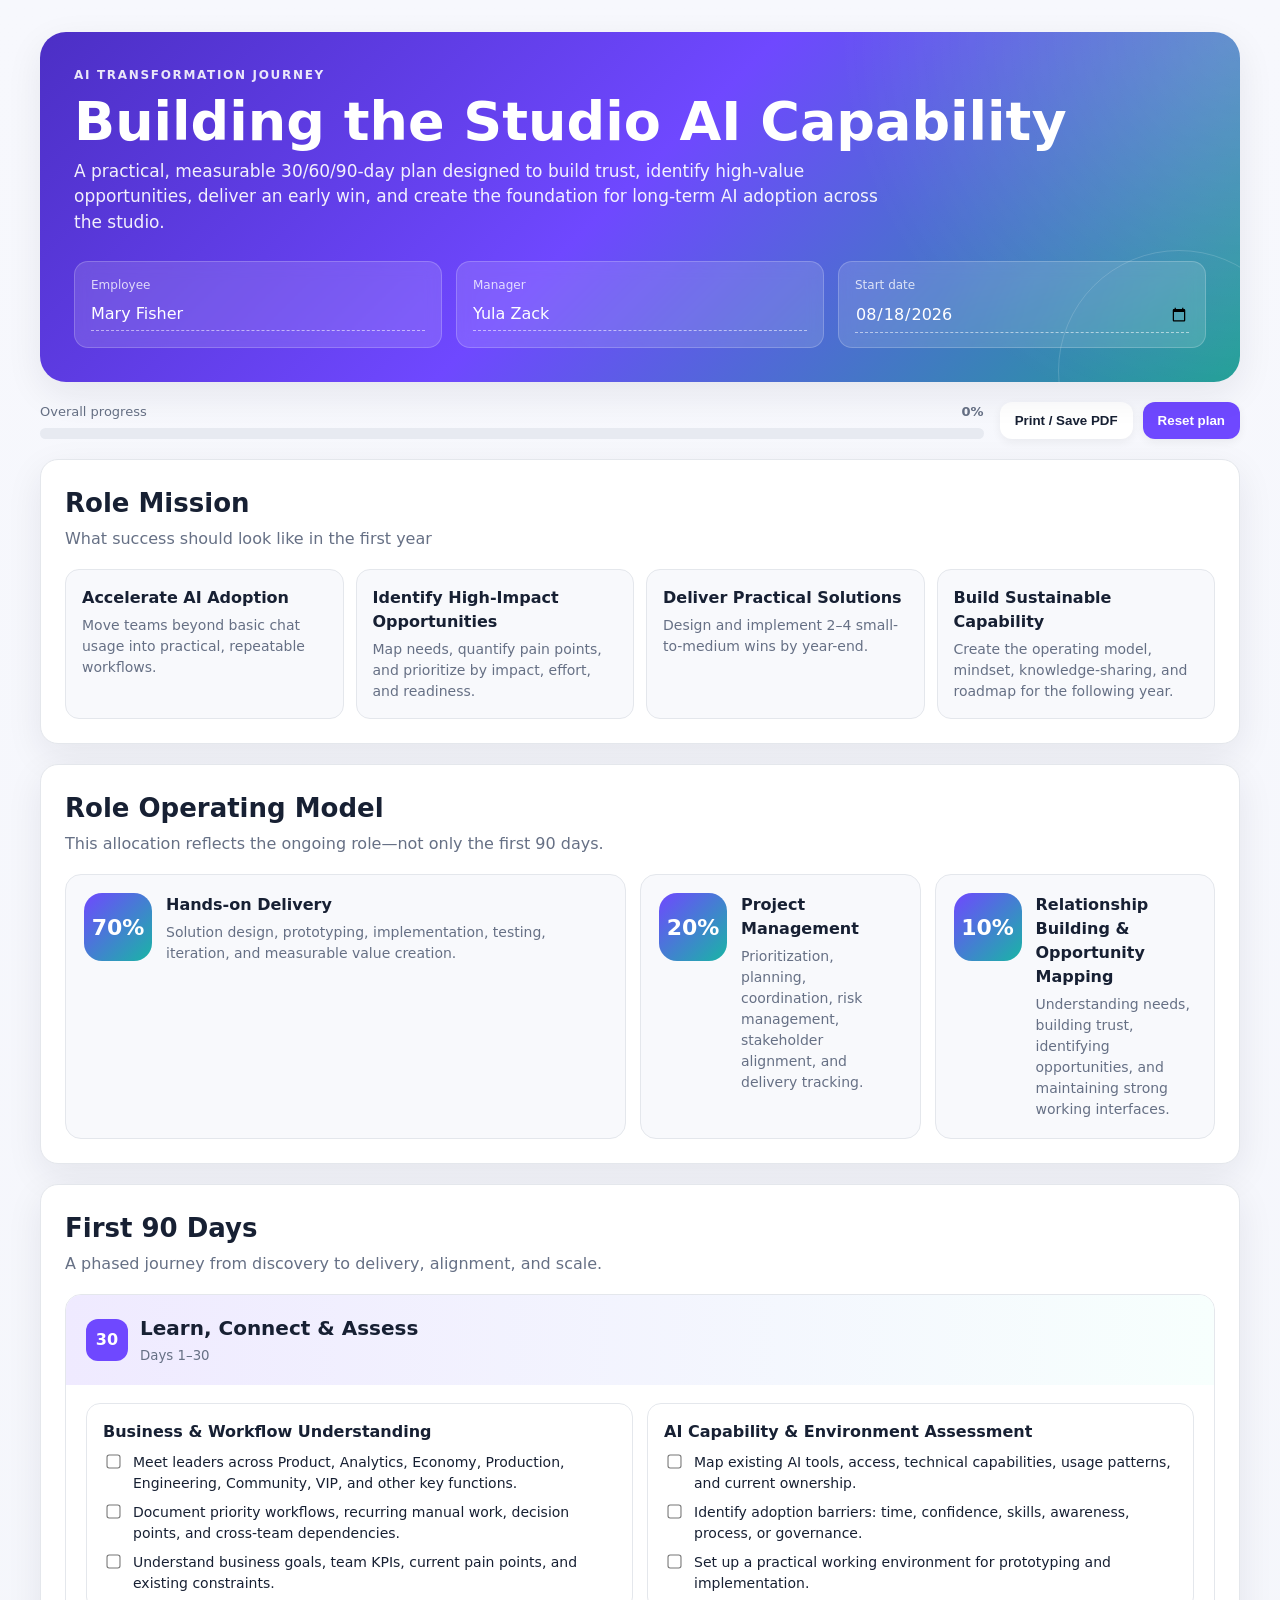
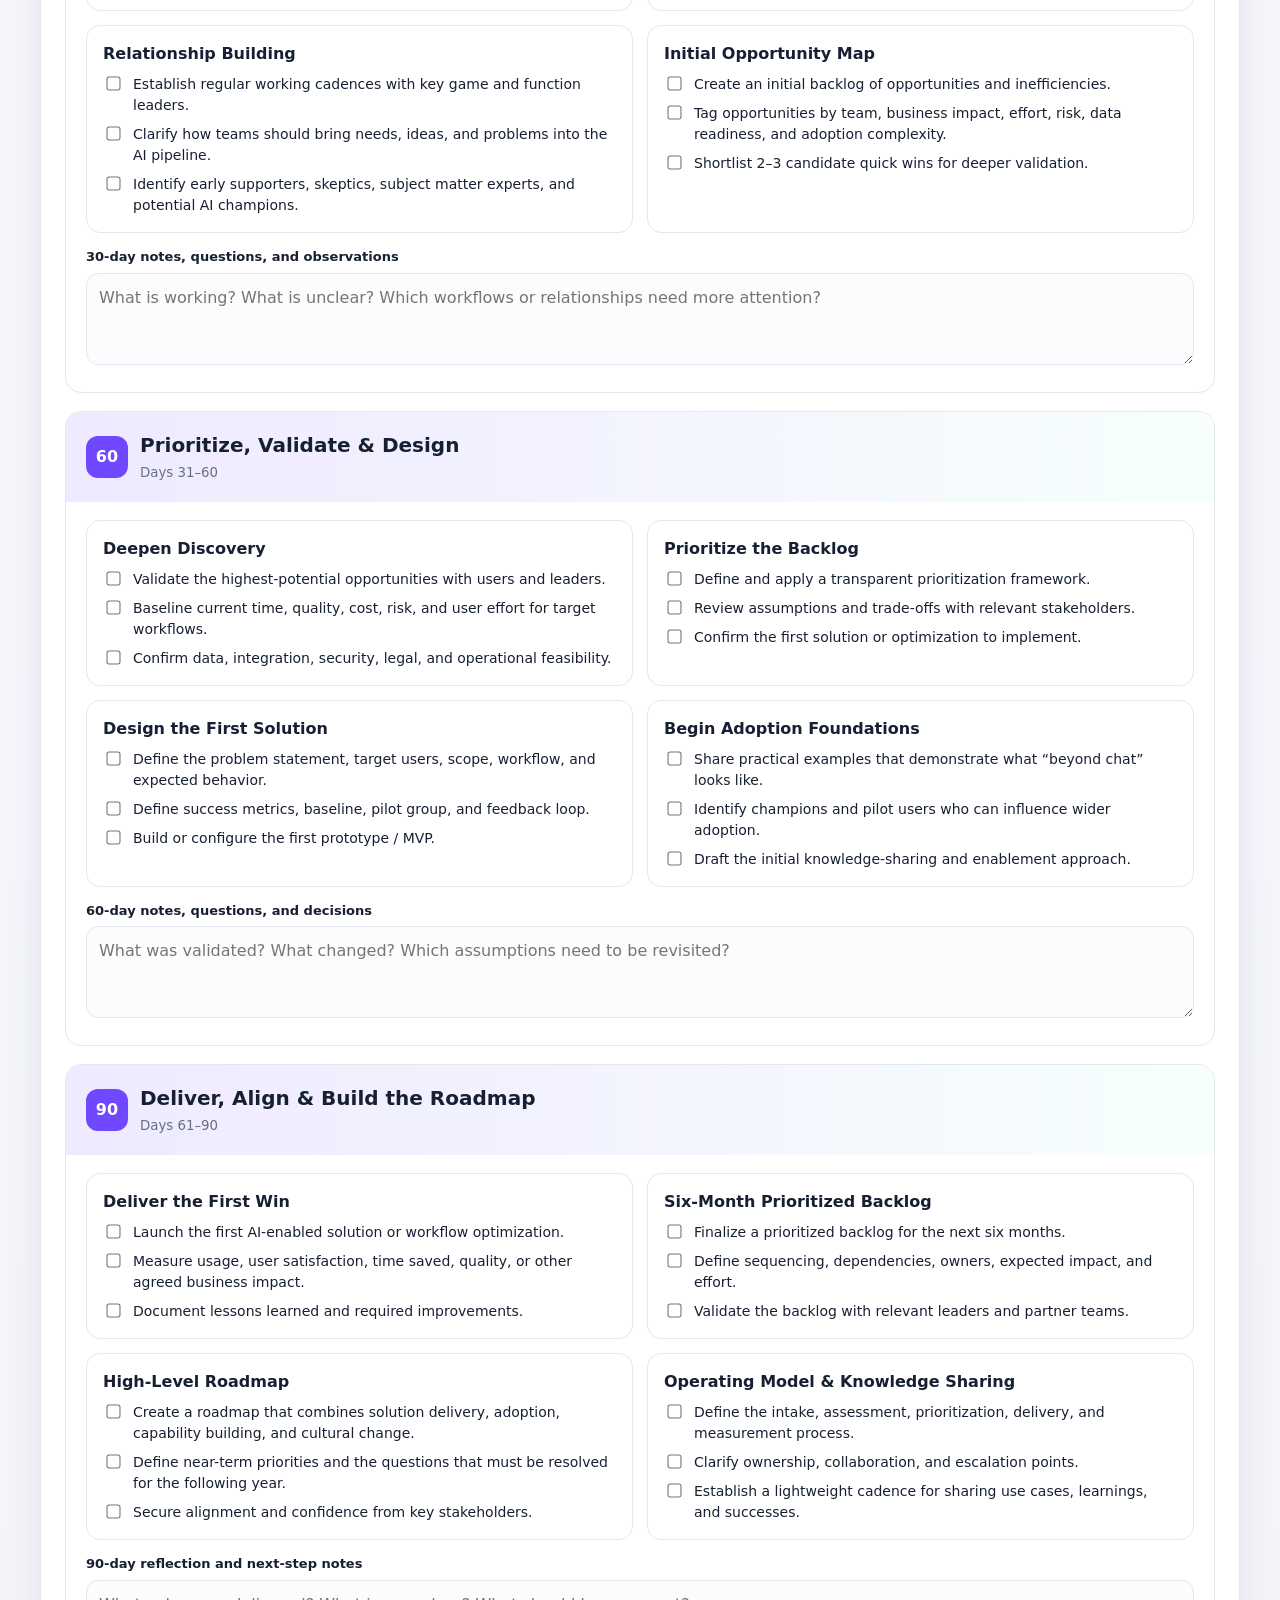
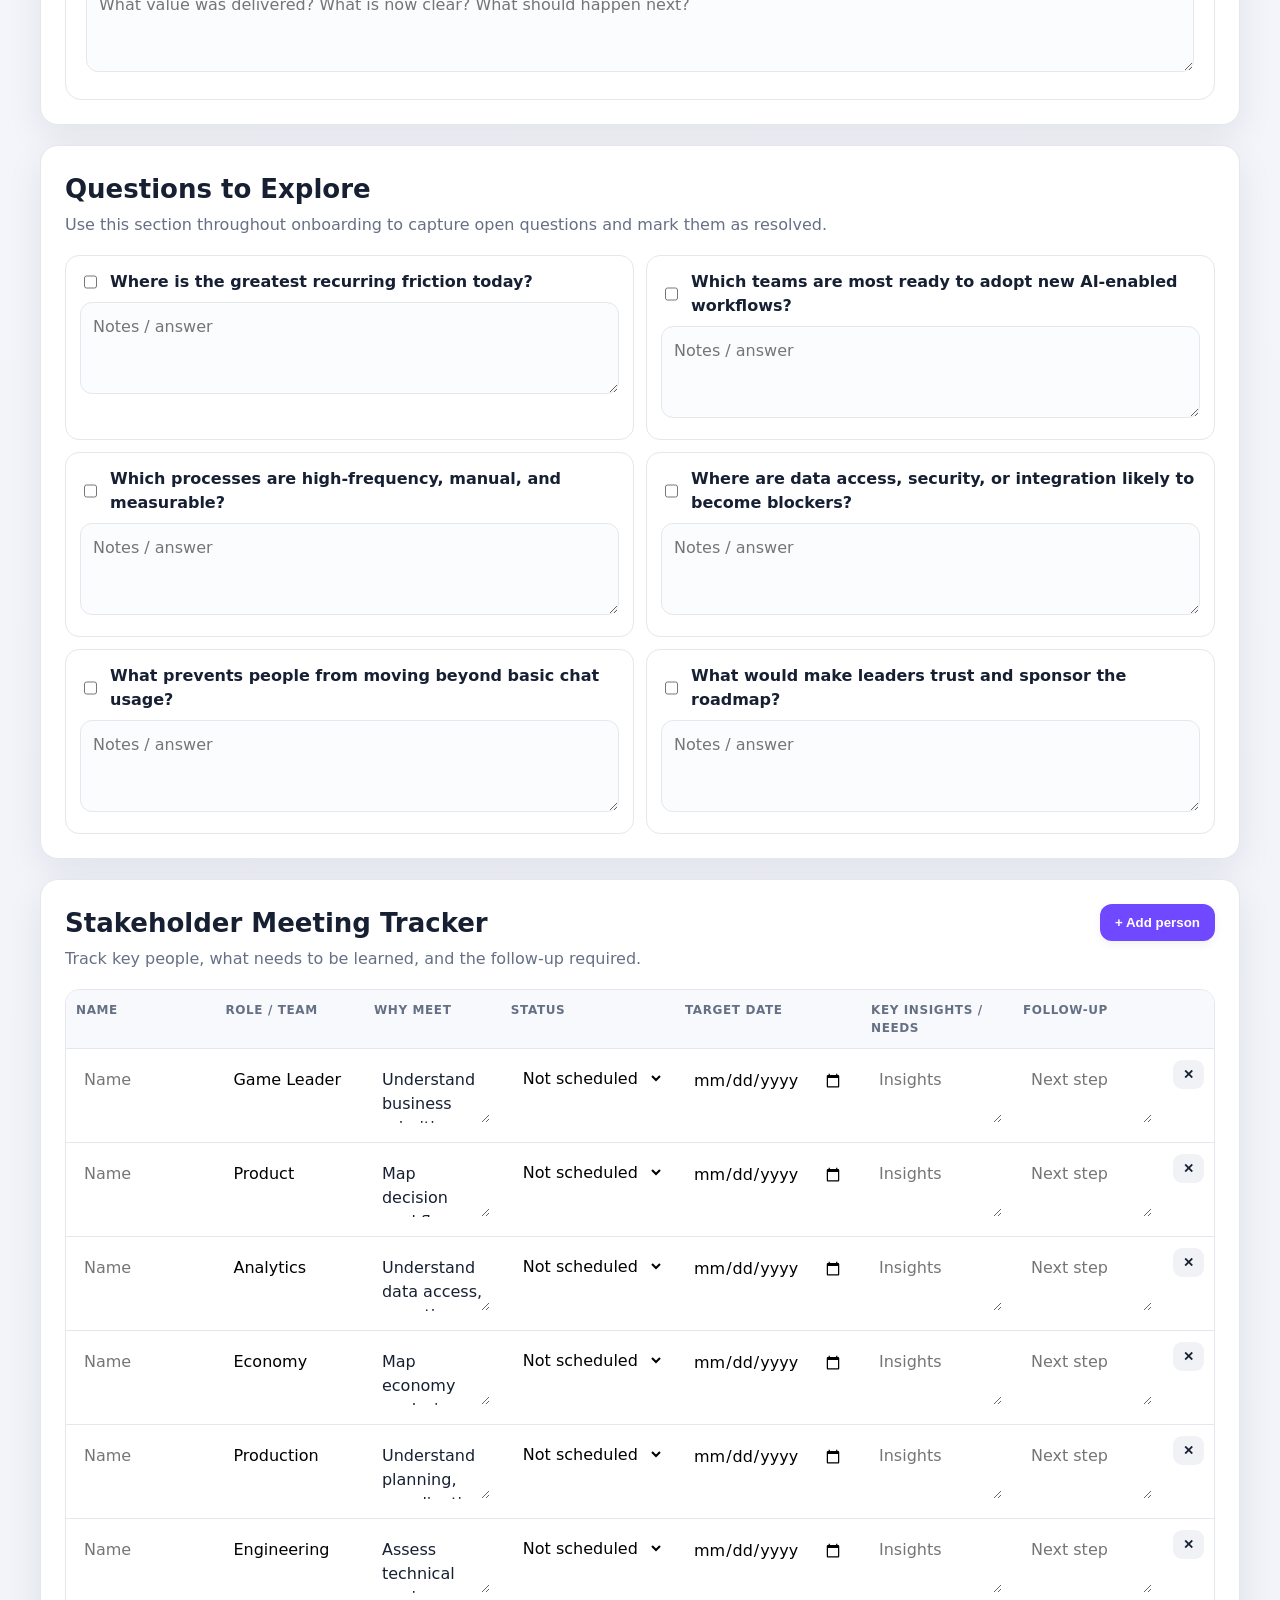
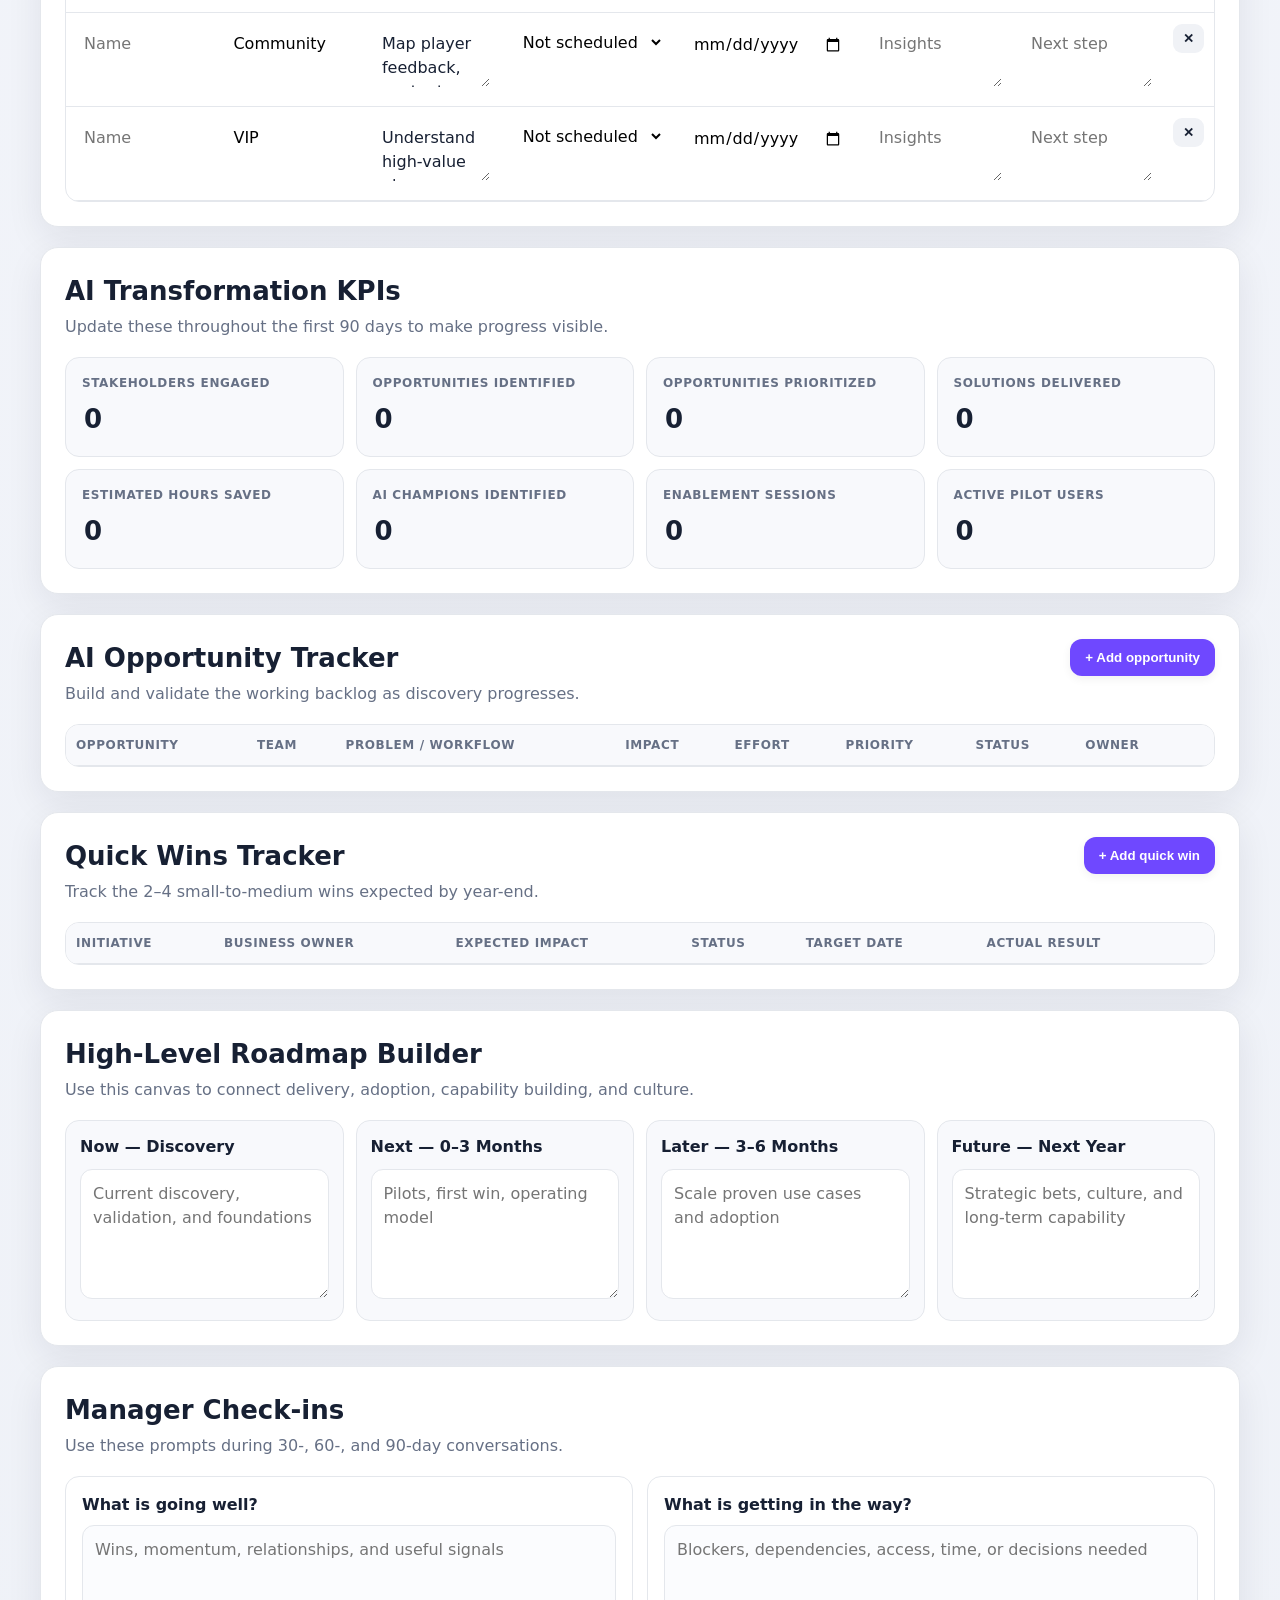
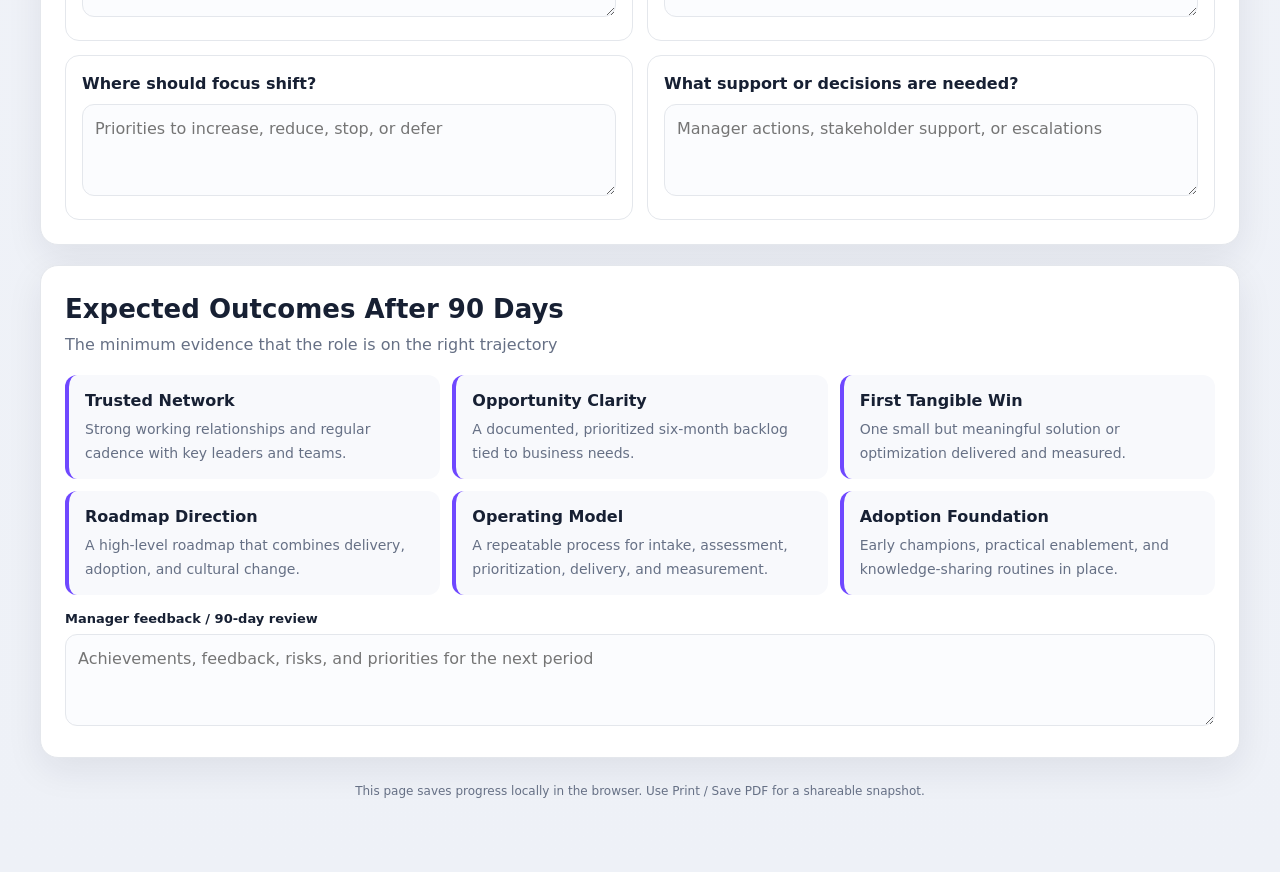
<file: ai_transformation_90_day_plan(2).html>
<!DOCTYPE html>
<html lang="en">
<head>
  <meta charset="UTF-8" />
  <meta name="viewport" content="width=device-width, initial-scale=1.0" />
  <title>Building the Studio AI Capability — First 90 Days</title>
  <style>
    :root {
      --bg: #f5f7fb;
      --surface: #ffffff;
      --surface-2: #f8f9fc;
      --text: #172033;
      --muted: #667085;
      --border: #e4e7ec;
      --accent: #6f48ff;
      --accent-2: #19b5a5;
      --accent-soft: #efeaff;
      --warning: #f4b740;
      --success: #12a66a;
      --shadow: 0 12px 36px rgba(21, 31, 55, 0.08);
      --radius: 18px;
    }

    * { box-sizing: border-box; }
    body {
      margin: 0;
      font-family: Inter, ui-sans-serif, system-ui, -apple-system, BlinkMacSystemFont, "Segoe UI", sans-serif;
      background: linear-gradient(180deg, #f7f8fd 0%, #eef1f7 100%);
      color: var(--text);
      line-height: 1.5;
    }

    .shell { max-width: 1240px; margin: 0 auto; padding: 32px 20px 72px; }

    .hero {
      background: radial-gradient(circle at top right, rgba(255,255,255,.18), transparent 32%),
                  linear-gradient(135deg, #4c2fc5 0%, #6f48ff 48%, #1f9f95 100%);
      color: #fff;
      border-radius: 26px;
      padding: 34px;
      box-shadow: var(--shadow);
      position: relative;
      overflow: hidden;
    }
    .hero::after {
      content: "";
      position: absolute;
      width: 240px;
      height: 240px;
      border: 1px solid rgba(255,255,255,.16);
      border-radius: 50%;
      right: -60px;
      bottom: -110px;
    }
    .eyebrow { text-transform: uppercase; letter-spacing: .14em; font-size: 12px; font-weight: 700; opacity: .88; }
    h1 { margin: 10px 0 8px; font-size: clamp(30px, 5vw, 54px); line-height: 1.05; }
    .hero p { margin: 0; max-width: 820px; font-size: 17px; opacity: .92; }

    .meta-grid {
      display: grid;
      grid-template-columns: repeat(3, minmax(0, 1fr));
      gap: 14px;
      margin-top: 26px;
    }
    .meta-card {
      background: rgba(255,255,255,.13);
      border: 1px solid rgba(255,255,255,.2);
      border-radius: 14px;
      padding: 14px 16px;
      backdrop-filter: blur(8px);
    }
    .meta-card span { display: block; font-size: 12px; opacity: .78; margin-bottom: 4px; }
    .meta-card input {
      width: 100%; border: 0; border-bottom: 1px dashed rgba(255,255,255,.55); background: transparent; color: white;
      font: inherit; padding: 4px 0; outline: none;
    }
    .meta-card input::placeholder { color: rgba(255,255,255,.75); }

    .topbar {
      margin: 20px 0;
      display: flex;
      justify-content: space-between;
      align-items: center;
      gap: 16px;
      flex-wrap: wrap;
    }
    .progress-wrap { flex: 1; min-width: 260px; }
    .progress-label { display: flex; justify-content: space-between; font-size: 13px; color: var(--muted); margin-bottom: 6px; }
    .progress { height: 11px; background: #e7eaf1; border-radius: 999px; overflow: hidden; }
    .progress > div { height: 100%; width: 0%; background: linear-gradient(90deg, var(--accent), var(--accent-2)); transition: width .25s ease; }
    .actions { display: flex; gap: 10px; }
    button {
      border: 0; border-radius: 12px; padding: 11px 15px; font-weight: 700; cursor: pointer;
      background: var(--surface); color: var(--text); box-shadow: 0 3px 10px rgba(0,0,0,.06);
    }
    button.primary { background: var(--accent); color: #fff; }
    button:hover { transform: translateY(-1px); }

    .section { background: var(--surface); border: 1px solid var(--border); border-radius: var(--radius); padding: 24px; margin-top: 20px; box-shadow: var(--shadow); }
    .section-header { display: flex; justify-content: space-between; align-items: flex-start; gap: 16px; margin-bottom: 18px; }
    .section h2 { margin: 0; font-size: 26px; }
    .section .subtitle { margin: 4px 0 0; color: var(--muted); }

    .pillars { display: grid; grid-template-columns: repeat(4, minmax(0, 1fr)); gap: 12px; }
    .pillar {
      background: var(--surface-2); border: 1px solid var(--border); border-radius: 14px; padding: 16px;
    }
    .pillar strong { display: block; margin-bottom: 5px; }
    .pillar p { margin: 0; color: var(--muted); font-size: 14px; }

    .timeline { display: grid; gap: 18px; }
    .phase { border: 1px solid var(--border); border-radius: 16px; overflow: hidden; background: #fff; }
    .phase-head {
      padding: 18px 20px;
      display: flex;
      justify-content: space-between;
      gap: 12px;
      align-items: center;
      background: linear-gradient(90deg, var(--accent-soft), #f7fffd);
    }
    .phase-title { display: flex; align-items: center; gap: 12px; }
    .phase-num {
      width: 42px; height: 42px; border-radius: 12px; background: var(--accent); color: #fff;
      display: grid; place-items: center; font-weight: 800;
    }
    .phase h3 { margin: 0; font-size: 20px; }
    .phase small { color: var(--muted); }
    .phase-body { padding: 18px 20px 20px; }

    .cards { display: grid; grid-template-columns: repeat(2, minmax(0, 1fr)); gap: 14px; }
    .card { border: 1px solid var(--border); border-radius: 14px; padding: 16px; background: #fff; }
    .card h4 { margin: 0 0 8px; font-size: 16px; }
    .checklist { display: grid; gap: 8px; }
    label.task { display: flex; gap: 10px; align-items: flex-start; cursor: pointer; font-size: 14px; }
    label.task input { margin-top: 3px; accent-color: var(--accent); transform: scale(1.08); }
    label.task span { flex: 1; }
    label.task input:checked + span { color: var(--muted); text-decoration: line-through; }

    .note-block { margin-top: 14px; }
    .note-block label { display: block; font-weight: 700; font-size: 13px; margin-bottom: 6px; }
    textarea, .editable {
      width: 100%; min-height: 92px; resize: vertical; border: 1px solid var(--border); border-radius: 12px;
      padding: 12px; font: inherit; background: #fbfcfe; color: var(--text); outline: none;
    }
    textarea:focus, input:focus, select:focus { border-color: var(--accent); box-shadow: 0 0 0 3px rgba(111,72,255,.12); }

    .questions { display: grid; grid-template-columns: repeat(2, minmax(0,1fr)); gap: 12px; }
    .question { border: 1px solid var(--border); border-radius: 14px; padding: 14px; background: #fff; }
    .question .q-title { display: flex; gap: 10px; font-weight: 700; margin-bottom: 8px; }
    .question input[type="checkbox"] { accent-color: var(--accent-2); }

    .table-wrap { overflow-x: auto; border: 1px solid var(--border); border-radius: 14px; }
    table { width: 100%; border-collapse: collapse; min-width: 980px; }
    th, td { padding: 11px 10px; border-bottom: 1px solid var(--border); vertical-align: top; text-align: left; }
    th { background: var(--surface-2); font-size: 12px; text-transform: uppercase; letter-spacing: .05em; color: var(--muted); }
    td input, td select, td textarea {
      width: 100%; border: 1px solid transparent; border-radius: 8px; padding: 7px; background: transparent; font: inherit; min-height: auto;
    }
    td textarea { min-height: 54px; resize: vertical; }
    td input:focus, td select:focus, td textarea:focus { background: #fff; border-color: var(--accent); }
    .status { min-width: 130px; }
    .row-actions { display: flex; gap: 6px; }
    .icon-btn { padding: 7px 10px; border-radius: 9px; box-shadow: none; background: #f0f2f6; }

    .outcomes { display: grid; grid-template-columns: repeat(3, minmax(0,1fr)); gap: 12px; }
    .outcome { border-left: 4px solid var(--accent); padding: 14px 16px; background: var(--surface-2); border-radius: 12px; }
    .outcome strong { display: block; margin-bottom: 4px; }
    .outcome span { color: var(--muted); font-size: 14px; }


    .allocation-grid { display:grid; grid-template-columns: 2fr 1fr 1fr; gap:14px; }
    .allocation-card { display:flex; gap:14px; align-items:flex-start; border:1px solid var(--border); background:var(--surface-2); border-radius:16px; padding:18px; }
    .allocation-value { min-width:68px; height:68px; display:grid; place-items:center; border-radius:18px; background:linear-gradient(135deg,var(--accent),var(--accent-2)); color:#fff; font-weight:800; font-size:22px; }
    .allocation-card strong { display:block; margin-bottom:5px; }
    .allocation-card p { margin:0; color:var(--muted); font-size:14px; }
    .mini-grid { display:grid; grid-template-columns:repeat(4,minmax(0,1fr)); gap:12px; }
    .metric { border:1px solid var(--border); border-radius:14px; padding:16px; background:var(--surface-2); }
    .metric label { display:block; color:var(--muted); font-size:12px; font-weight:700; text-transform:uppercase; letter-spacing:.05em; margin-bottom:7px; }
    .metric input { width:100%; border:0; background:transparent; font:inherit; font-size:26px; font-weight:800; color:var(--text); outline:none; }
    .roadmap-grid { display:grid; grid-template-columns:repeat(4,minmax(220px,1fr)); gap:12px; overflow-x:auto; }
    .roadmap-col { border:1px solid var(--border); border-radius:14px; background:var(--surface-2); padding:14px; min-height:180px; }
    .roadmap-col h4 { margin:0 0 10px; }
    .roadmap-col textarea { min-height:130px; background:white; }

    .footer { text-align: center; color: var(--muted); font-size: 12px; margin-top: 24px; }

    @media (max-width: 900px) {
      .meta-grid, .pillars, .outcomes, .mini-grid, .allocation-grid { grid-template-columns: repeat(2, minmax(0, 1fr)); }
      .cards, .questions { grid-template-columns: 1fr; }
    }
    @media (max-width: 600px) {
      .shell { padding: 12px 10px 36px; }
      .hero, .section { padding: 20px; border-radius: 18px; }
      .meta-grid, .pillars, .outcomes, .mini-grid, .allocation-grid { grid-template-columns: 1fr; }
      .phase-head { align-items: flex-start; }
      h1 { font-size: 34px; }
    }

    @media print {
      body { background: white; }
      .shell { max-width: none; padding: 0; }
      .hero, .section { box-shadow: none; break-inside: avoid; }
      .actions { display: none; }
      .table-wrap { overflow: visible; }
      table { min-width: 0; font-size: 10px; }
      textarea { border: 1px solid #bbb; }
    }
  </style>
</head>
<body>
<div class="shell">
  <header class="hero">
    <div class="eyebrow">AI Transformation Journey</div>
    <h1>Building the Studio AI Capability</h1>
    <p>A practical, measurable 30/60/90-day plan designed to build trust, identify high-value opportunities, deliver an early win, and create the foundation for long-term AI adoption across the studio.</p>
    <div class="meta-grid">
      <div class="meta-card"><span>Employee</span><input data-save="employee" value="Mary Fisher" placeholder="Name" /></div>
      <div class="meta-card"><span>Manager</span><input data-save="manager" value="Yula Zack" placeholder="Manager name" /></div>
      <div class="meta-card"><span>Start date</span><input data-save="startdate" type="date" value="2026-08-18" /></div>
    </div>
  </header>

  <div class="topbar">
    <div class="progress-wrap">
      <div class="progress-label"><span>Overall progress</span><strong id="progressText">0%</strong></div>
      <div class="progress"><div id="progressBar"></div></div>
    </div>
    <div class="actions">
      <button onclick="window.print()">Print / Save PDF</button>
      <button class="primary" onclick="resetPlan()">Reset plan</button>
    </div>
  </div>

  <section class="section">
    <div class="section-header">
      <div><h2>Role Mission</h2><p class="subtitle">What success should look like in the first year</p></div>
    </div>
    <div class="pillars">
      <div class="pillar"><strong>Accelerate AI Adoption</strong><p>Move teams beyond basic chat usage into practical, repeatable workflows.</p></div>
      <div class="pillar"><strong>Identify High-Impact Opportunities</strong><p>Map needs, quantify pain points, and prioritize by impact, effort, and readiness.</p></div>
      <div class="pillar"><strong>Deliver Practical Solutions</strong><p>Design and implement 2–4 small-to-medium wins by year-end.</p></div>
      <div class="pillar"><strong>Build Sustainable Capability</strong><p>Create the operating model, mindset, knowledge-sharing, and roadmap for the following year.</p></div>
    </div>
  </section>

  <section class="section">
    <div class="section-header">
      <div><h2>Role Operating Model</h2><p class="subtitle">This allocation reflects the ongoing role—not only the first 90 days.</p></div>
    </div>
    <div class="allocation-grid">
      <div class="allocation-card"><div class="allocation-value">70%</div><div><strong>Hands-on Delivery</strong><p>Solution design, prototyping, implementation, testing, iteration, and measurable value creation.</p></div></div>
      <div class="allocation-card"><div class="allocation-value">20%</div><div><strong>Project Management</strong><p>Prioritization, planning, coordination, risk management, stakeholder alignment, and delivery tracking.</p></div></div>
      <div class="allocation-card"><div class="allocation-value">10%</div><div><strong>Relationship Building & Opportunity Mapping</strong><p>Understanding needs, building trust, identifying opportunities, and maintaining strong working interfaces.</p></div></div>
    </div>
  </section>

  <section class="section">
    <div class="section-header">
      <div><h2>First 90 Days</h2><p class="subtitle">A phased journey from discovery to delivery, alignment, and scale.</p></div>
    </div>

    <div class="timeline">
      <article class="phase">
        <div class="phase-head">
          <div class="phase-title"><div class="phase-num">30</div><div><h3>Learn, Connect & Assess</h3><small>Days 1–30</small></div></div>
        </div>
        <div class="phase-body">
          <div class="cards">
            <div class="card">
              <h4>Business & Workflow Understanding</h4>
              <div class="checklist">
                <label class="task"><input type="checkbox" data-track><span>Meet leaders across Product, Analytics, Economy, Production, Engineering, Community, VIP, and other key functions.</span></label>
                <label class="task"><input type="checkbox" data-track><span>Document priority workflows, recurring manual work, decision points, and cross-team dependencies.</span></label>
                <label class="task"><input type="checkbox" data-track><span>Understand business goals, team KPIs, current pain points, and existing constraints.</span></label>
              </div>
            </div>
            <div class="card">
              <h4>AI Capability & Environment Assessment</h4>
              <div class="checklist">
                <label class="task"><input type="checkbox" data-track><span>Map existing AI tools, access, technical capabilities, usage patterns, and current ownership.</span></label>
                <label class="task"><input type="checkbox" data-track><span>Identify adoption barriers: time, confidence, skills, awareness, process, or governance.</span></label>
                <label class="task"><input type="checkbox" data-track><span>Set up a practical working environment for prototyping and implementation.</span></label>
              </div>
            </div>
            <div class="card">
              <h4>Relationship Building</h4>
              <div class="checklist">
                <label class="task"><input type="checkbox" data-track><span>Establish regular working cadences with key game and function leaders.</span></label>
                <label class="task"><input type="checkbox" data-track><span>Clarify how teams should bring needs, ideas, and problems into the AI pipeline.</span></label>
                <label class="task"><input type="checkbox" data-track><span>Identify early supporters, skeptics, subject matter experts, and potential AI champions.</span></label>
              </div>
            </div>
            <div class="card">
              <h4>Initial Opportunity Map</h4>
              <div class="checklist">
                <label class="task"><input type="checkbox" data-track><span>Create an initial backlog of opportunities and inefficiencies.</span></label>
                <label class="task"><input type="checkbox" data-track><span>Tag opportunities by team, business impact, effort, risk, data readiness, and adoption complexity.</span></label>
                <label class="task"><input type="checkbox" data-track><span>Shortlist 2–3 candidate quick wins for deeper validation.</span></label>
              </div>
            </div>
          </div>
          <div class="note-block"><label>30-day notes, questions, and observations</label><textarea data-save="notes30" placeholder="What is working? What is unclear? Which workflows or relationships need more attention?"></textarea></div>
        </div>
      </article>

      <article class="phase">
        <div class="phase-head">
          <div class="phase-title"><div class="phase-num">60</div><div><h3>Prioritize, Validate & Design</h3><small>Days 31–60</small></div></div>
        </div>
        <div class="phase-body">
          <div class="cards">
            <div class="card"><h4>Deepen Discovery</h4><div class="checklist">
              <label class="task"><input type="checkbox" data-track><span>Validate the highest-potential opportunities with users and leaders.</span></label>
              <label class="task"><input type="checkbox" data-track><span>Baseline current time, quality, cost, risk, and user effort for target workflows.</span></label>
              <label class="task"><input type="checkbox" data-track><span>Confirm data, integration, security, legal, and operational feasibility.</span></label>
            </div></div>
            <div class="card"><h4>Prioritize the Backlog</h4><div class="checklist">
              <label class="task"><input type="checkbox" data-track><span>Define and apply a transparent prioritization framework.</span></label>
              <label class="task"><input type="checkbox" data-track><span>Review assumptions and trade-offs with relevant stakeholders.</span></label>
              <label class="task"><input type="checkbox" data-track><span>Confirm the first solution or optimization to implement.</span></label>
            </div></div>
            <div class="card"><h4>Design the First Solution</h4><div class="checklist">
              <label class="task"><input type="checkbox" data-track><span>Define the problem statement, target users, scope, workflow, and expected behavior.</span></label>
              <label class="task"><input type="checkbox" data-track><span>Define success metrics, baseline, pilot group, and feedback loop.</span></label>
              <label class="task"><input type="checkbox" data-track><span>Build or configure the first prototype / MVP.</span></label>
            </div></div>
            <div class="card"><h4>Begin Adoption Foundations</h4><div class="checklist">
              <label class="task"><input type="checkbox" data-track><span>Share practical examples that demonstrate what “beyond chat” looks like.</span></label>
              <label class="task"><input type="checkbox" data-track><span>Identify champions and pilot users who can influence wider adoption.</span></label>
              <label class="task"><input type="checkbox" data-track><span>Draft the initial knowledge-sharing and enablement approach.</span></label>
            </div></div>
          </div>
          <div class="note-block"><label>60-day notes, questions, and decisions</label><textarea data-save="notes60" placeholder="What was validated? What changed? Which assumptions need to be revisited?"></textarea></div>
        </div>
      </article>

      <article class="phase">
        <div class="phase-head">
          <div class="phase-title"><div class="phase-num">90</div><div><h3>Deliver, Align & Build the Roadmap</h3><small>Days 61–90</small></div></div>
        </div>
        <div class="phase-body">
          <div class="cards">
            <div class="card"><h4>Deliver the First Win</h4><div class="checklist">
              <label class="task"><input type="checkbox" data-track><span>Launch the first AI-enabled solution or workflow optimization.</span></label>
              <label class="task"><input type="checkbox" data-track><span>Measure usage, user satisfaction, time saved, quality, or other agreed business impact.</span></label>
              <label class="task"><input type="checkbox" data-track><span>Document lessons learned and required improvements.</span></label>
            </div></div>
            <div class="card"><h4>Six-Month Prioritized Backlog</h4><div class="checklist">
              <label class="task"><input type="checkbox" data-track><span>Finalize a prioritized backlog for the next six months.</span></label>
              <label class="task"><input type="checkbox" data-track><span>Define sequencing, dependencies, owners, expected impact, and effort.</span></label>
              <label class="task"><input type="checkbox" data-track><span>Validate the backlog with relevant leaders and partner teams.</span></label>
            </div></div>
            <div class="card"><h4>High-Level Roadmap</h4><div class="checklist">
              <label class="task"><input type="checkbox" data-track><span>Create a roadmap that combines solution delivery, adoption, capability building, and cultural change.</span></label>
              <label class="task"><input type="checkbox" data-track><span>Define near-term priorities and the questions that must be resolved for the following year.</span></label>
              <label class="task"><input type="checkbox" data-track><span>Secure alignment and confidence from key stakeholders.</span></label>
            </div></div>
            <div class="card"><h4>Operating Model & Knowledge Sharing</h4><div class="checklist">
              <label class="task"><input type="checkbox" data-track><span>Define the intake, assessment, prioritization, delivery, and measurement process.</span></label>
              <label class="task"><input type="checkbox" data-track><span>Clarify ownership, collaboration, and escalation points.</span></label>
              <label class="task"><input type="checkbox" data-track><span>Establish a lightweight cadence for sharing use cases, learnings, and successes.</span></label>
            </div></div>
          </div>
          <div class="note-block"><label>90-day reflection and next-step notes</label><textarea data-save="notes90" placeholder="What value was delivered? What is now clear? What should happen next?"></textarea></div>
        </div>
      </article>
    </div>
  </section>

  <section class="section">
    <div class="section-header"><div><h2>Questions to Explore</h2><p class="subtitle">Use this section throughout onboarding to capture open questions and mark them as resolved.</p></div></div>
    <div class="questions">
      <div class="question"><div class="q-title"><input type="checkbox" data-track><span>Where is the greatest recurring friction today?</span></div><textarea data-save="q1" placeholder="Notes / answer"></textarea></div>
      <div class="question"><div class="q-title"><input type="checkbox" data-track><span>Which teams are most ready to adopt new AI-enabled workflows?</span></div><textarea data-save="q2" placeholder="Notes / answer"></textarea></div>
      <div class="question"><div class="q-title"><input type="checkbox" data-track><span>Which processes are high-frequency, manual, and measurable?</span></div><textarea data-save="q3" placeholder="Notes / answer"></textarea></div>
      <div class="question"><div class="q-title"><input type="checkbox" data-track><span>Where are data access, security, or integration likely to become blockers?</span></div><textarea data-save="q4" placeholder="Notes / answer"></textarea></div>
      <div class="question"><div class="q-title"><input type="checkbox" data-track><span>What prevents people from moving beyond basic chat usage?</span></div><textarea data-save="q5" placeholder="Notes / answer"></textarea></div>
      <div class="question"><div class="q-title"><input type="checkbox" data-track><span>What would make leaders trust and sponsor the roadmap?</span></div><textarea data-save="q6" placeholder="Notes / answer"></textarea></div>
    </div>
  </section>

  <section class="section">
    <div class="section-header">
      <div><h2>Stakeholder Meeting Tracker</h2><p class="subtitle">Track key people, what needs to be learned, and the follow-up required.</p></div>
      <button class="primary" onclick="addStakeholderRow()">+ Add person</button>
    </div>
    <div class="table-wrap">
      <table id="stakeholderTable">
        <thead><tr><th>Name</th><th>Role / Team</th><th>Why meet</th><th>Status</th><th>Target date</th><th>Key insights / needs</th><th>Follow-up</th><th></th></tr></thead>
        <tbody id="stakeholderBody"></tbody>
      </table>
    </div>
  </section>


  <section class="section">
    <div class="section-header"><div><h2>AI Transformation KPIs</h2><p class="subtitle">Update these throughout the first 90 days to make progress visible.</p></div></div>
    <div class="mini-grid">
      <div class="metric"><label>Stakeholders engaged</label><input type="number" min="0" data-save="kpiStakeholders" value="0"></div>
      <div class="metric"><label>Opportunities identified</label><input type="number" min="0" data-save="kpiIdentified" value="0"></div>
      <div class="metric"><label>Opportunities prioritized</label><input type="number" min="0" data-save="kpiPrioritized" value="0"></div>
      <div class="metric"><label>Solutions delivered</label><input type="number" min="0" data-save="kpiDelivered" value="0"></div>
      <div class="metric"><label>Estimated hours saved</label><input type="number" min="0" data-save="kpiHours" value="0"></div>
      <div class="metric"><label>AI champions identified</label><input type="number" min="0" data-save="kpiChampions" value="0"></div>
      <div class="metric"><label>Enablement sessions</label><input type="number" min="0" data-save="kpiSessions" value="0"></div>
      <div class="metric"><label>Active pilot users</label><input type="number" min="0" data-save="kpiPilotUsers" value="0"></div>
    </div>
  </section>

  <section class="section">
    <div class="section-header">
      <div><h2>AI Opportunity Tracker</h2><p class="subtitle">Build and validate the working backlog as discovery progresses.</p></div>
      <button class="primary" onclick="addOpportunityRow()">+ Add opportunity</button>
    </div>
    <div class="table-wrap"><table><thead><tr><th>Opportunity</th><th>Team</th><th>Problem / Workflow</th><th>Impact</th><th>Effort</th><th>Priority</th><th>Status</th><th>Owner</th><th></th></tr></thead><tbody id="opportunityBody"></tbody></table></div>
  </section>

  <section class="section">
    <div class="section-header">
      <div><h2>Quick Wins Tracker</h2><p class="subtitle">Track the 2–4 small-to-medium wins expected by year-end.</p></div>
      <button class="primary" onclick="addQuickWinRow()">+ Add quick win</button>
    </div>
    <div class="table-wrap"><table><thead><tr><th>Initiative</th><th>Business Owner</th><th>Expected Impact</th><th>Status</th><th>Target Date</th><th>Actual Result</th><th></th></tr></thead><tbody id="quickWinBody"></tbody></table></div>
  </section>

  <section class="section">
    <div class="section-header"><div><h2>High-Level Roadmap Builder</h2><p class="subtitle">Use this canvas to connect delivery, adoption, capability building, and culture.</p></div></div>
    <div class="roadmap-grid">
      <div class="roadmap-col"><h4>Now — Discovery</h4><textarea data-save="roadmapNow" placeholder="Current discovery, validation, and foundations"></textarea></div>
      <div class="roadmap-col"><h4>Next — 0–3 Months</h4><textarea data-save="roadmapNext" placeholder="Pilots, first win, operating model"></textarea></div>
      <div class="roadmap-col"><h4>Later — 3–6 Months</h4><textarea data-save="roadmapLater" placeholder="Scale proven use cases and adoption"></textarea></div>
      <div class="roadmap-col"><h4>Future — Next Year</h4><textarea data-save="roadmapFuture" placeholder="Strategic bets, culture, and long-term capability"></textarea></div>
    </div>
  </section>

  <section class="section">
    <div class="section-header"><div><h2>Manager Check-ins</h2><p class="subtitle">Use these prompts during 30-, 60-, and 90-day conversations.</p></div></div>
    <div class="cards">
      <div class="card"><h4>What is going well?</h4><textarea data-save="checkinWell" placeholder="Wins, momentum, relationships, and useful signals"></textarea></div>
      <div class="card"><h4>What is getting in the way?</h4><textarea data-save="checkinBlockers" placeholder="Blockers, dependencies, access, time, or decisions needed"></textarea></div>
      <div class="card"><h4>Where should focus shift?</h4><textarea data-save="checkinFocus" placeholder="Priorities to increase, reduce, stop, or defer"></textarea></div>
      <div class="card"><h4>What support or decisions are needed?</h4><textarea data-save="checkinSupport" placeholder="Manager actions, stakeholder support, or escalations"></textarea></div>
    </div>
  </section>

  <section class="section">
    <div class="section-header"><div><h2>Expected Outcomes After 90 Days</h2><p class="subtitle">The minimum evidence that the role is on the right trajectory</p></div></div>
    <div class="outcomes">
      <div class="outcome"><strong>Trusted Network</strong><span>Strong working relationships and regular cadence with key leaders and teams.</span></div>
      <div class="outcome"><strong>Opportunity Clarity</strong><span>A documented, prioritized six-month backlog tied to business needs.</span></div>
      <div class="outcome"><strong>First Tangible Win</strong><span>One small but meaningful solution or optimization delivered and measured.</span></div>
      <div class="outcome"><strong>Roadmap Direction</strong><span>A high-level roadmap that combines delivery, adoption, and cultural change.</span></div>
      <div class="outcome"><strong>Operating Model</strong><span>A repeatable process for intake, assessment, prioritization, delivery, and measurement.</span></div>
      <div class="outcome"><strong>Adoption Foundation</strong><span>Early champions, practical enablement, and knowledge-sharing routines in place.</span></div>
    </div>
    <div class="note-block"><label>Manager feedback / 90-day review</label><textarea data-save="managerReview" placeholder="Achievements, feedback, risks, and priorities for the next period"></textarea></div>
  </section>

  <div class="footer">This page saves progress locally in the browser. Use Print / Save PDF for a shareable snapshot.</div>
</div>

<script>
  const STORAGE_KEY = 'aiTransformation90DayPlanMaryFisherV1';
  const defaultStakeholders = [
    ['','Game Leader / GM','Understand business priorities, key constraints, and sponsorship expectations','Not scheduled','','',''],
    ['','Product','Map decision workflows, prioritization, planning, and recurring manual work','Not scheduled','','',''],
    ['','Analytics','Understand data access, reporting workflows, insight generation, and bottlenecks','Not scheduled','','',''],
    ['','Economy','Map economy analysis, forecasting, and balancing workflows','Not scheduled','','',''],
    ['','Production','Understand planning, coordination, status reporting, and delivery friction','Not scheduled','','',''],
    ['','Engineering','Assess technical environment, integrations, feasibility, and ownership','Not scheduled','','',''],
    ['','Community','Map player feedback, content, moderation, and reporting workflows','Not scheduled','','',''],
    ['','VIP','Understand high-value player workflows, communication, and operational needs','Not scheduled','','','']
  ];

  function getState(){
    try { return JSON.parse(localStorage.getItem(STORAGE_KEY)) || {}; } catch(e){ return {}; }
  }
  function setState(state){ localStorage.setItem(STORAGE_KEY, JSON.stringify(state)); }

  function serialize(){
    const state = { fields:{}, checks:[], stakeholders:[], opportunities:[], quickWins:[] };
    document.querySelectorAll('[data-save]').forEach(el => state.fields[el.dataset.save] = el.value);
    document.querySelectorAll('[data-track]').forEach((el,i) => state.checks[i] = el.checked);
    document.querySelectorAll('#stakeholderBody tr').forEach(tr => state.stakeholders.push([...tr.querySelectorAll('input,select,textarea')].map(el => el.value)));
    document.querySelectorAll('#opportunityBody tr').forEach(tr => state.opportunities.push([...tr.querySelectorAll('input,select,textarea')].map(el => el.value)));
    document.querySelectorAll('#quickWinBody tr').forEach(tr => state.quickWins.push([...tr.querySelectorAll('input,select,textarea')].map(el => el.value)));
    setState(state);
    updateProgress();
  }

  function hydrate(){
    const state = getState();
    document.querySelectorAll('[data-save]').forEach(el => { if(state.fields && state.fields[el.dataset.save] !== undefined) el.value = state.fields[el.dataset.save]; });
    document.querySelectorAll('[data-track]').forEach((el,i) => { if(state.checks && state.checks[i] !== undefined) el.checked = state.checks[i]; });
    const rows = state.stakeholders && state.stakeholders.length ? state.stakeholders : defaultStakeholders;
    rows.forEach(addStakeholderRow);
    (state.opportunities && state.opportunities.length ? state.opportunities : []).forEach(addOpportunityRow);
    (state.quickWins && state.quickWins.length ? state.quickWins : []).forEach(addQuickWinRow);
    updateProgress();
  }

  function addStakeholderRow(values=['','','','Not scheduled','','','']){
    const tr = document.createElement('tr');
    tr.innerHTML = `
      <td><input value="${escapeHtml(values[0]||'')}" placeholder="Name"></td>
      <td><input value="${escapeHtml(values[1]||'')}" placeholder="Role / team"></td>
      <td><textarea placeholder="Purpose">${escapeHtml(values[2]||'')}</textarea></td>
      <td><select class="status">
        ${['Not scheduled','Scheduled','Completed','Follow-up needed'].map(s=>`<option ${values[3]===s?'selected':''}>${s}</option>`).join('')}
      </select></td>
      <td><input type="date" value="${escapeHtml(values[4]||'')}"></td>
      <td><textarea placeholder="Insights">${escapeHtml(values[5]||'')}</textarea></td>
      <td><textarea placeholder="Next step">${escapeHtml(values[6]||'')}</textarea></td>
      <td><div class="row-actions"><button class="icon-btn" onclick="this.closest('tr').remove(); serialize()">✕</button></div></td>`;
    tr.querySelectorAll('input,select,textarea').forEach(el => el.addEventListener('input', serialize));
    document.getElementById('stakeholderBody').appendChild(tr);
    serialize();
  }


  function bindRow(tr){
    tr.querySelectorAll('input,select,textarea').forEach(el => el.addEventListener('input', serialize));
  }

  function addOpportunityRow(values=['','','','Medium','Medium','Medium','Discovery','']){
    const tr=document.createElement('tr');
    tr.innerHTML=`<td><input value="${escapeHtml(values[0]||'')}" placeholder="Opportunity"></td><td><input value="${escapeHtml(values[1]||'')}" placeholder="Team"></td><td><textarea placeholder="Problem / workflow">${escapeHtml(values[2]||'')}</textarea></td><td><select>${['Low','Medium','High'].map(x=>`<option ${values[3]===x?'selected':''}>${x}</option>`).join('')}</select></td><td><select>${['Low','Medium','High'].map(x=>`<option ${values[4]===x?'selected':''}>${x}</option>`).join('')}</select></td><td><select>${['Low','Medium','High','Critical'].map(x=>`<option ${values[5]===x?'selected':''}>${x}</option>`).join('')}</select></td><td><select>${['Discovery','Validation','Prioritized','In progress','Delivered','Parked'].map(x=>`<option ${values[6]===x?'selected':''}>${x}</option>`).join('')}</select></td><td><input value="${escapeHtml(values[7]||'')}" placeholder="Owner"></td><td><button class="icon-btn" onclick="this.closest('tr').remove(); serialize()">✕</button></td>`;
    bindRow(tr); document.getElementById('opportunityBody').appendChild(tr); serialize();
  }

  function addQuickWinRow(values=['','','','Not started','','']){
    const tr=document.createElement('tr');
    tr.innerHTML=`<td><input value="${escapeHtml(values[0]||'')}" placeholder="Initiative"></td><td><input value="${escapeHtml(values[1]||'')}" placeholder="Business owner"></td><td><textarea placeholder="Expected impact">${escapeHtml(values[2]||'')}</textarea></td><td><select>${['Not started','Discovery','In progress','Pilot','Delivered','Measured'].map(x=>`<option ${values[3]===x?'selected':''}>${x}</option>`).join('')}</select></td><td><input type="date" value="${escapeHtml(values[4]||'')}"></td><td><textarea placeholder="Actual result">${escapeHtml(values[5]||'')}</textarea></td><td><button class="icon-btn" onclick="this.closest('tr').remove(); serialize()">✕</button></td>`;
    bindRow(tr); document.getElementById('quickWinBody').appendChild(tr); serialize();
  }

  function escapeHtml(str){
    return String(str).replace(/[&<>'"]/g, c => ({'&':'&amp;','<':'&lt;','>':'&gt;',"'":'&#39;','"':'&quot;'}[c]));
  }

  function updateProgress(){
    const checks = [...document.querySelectorAll('[data-track]')];
    const done = checks.filter(c => c.checked).length;
    const pct = checks.length ? Math.round(done/checks.length*100) : 0;
    document.getElementById('progressBar').style.width = pct + '%';
    document.getElementById('progressText').textContent = pct + '%';
  }

  function resetPlan(){
    if(confirm('Reset all progress, notes, and stakeholder data?')){
      localStorage.removeItem(STORAGE_KEY);
      location.reload();
    }
  }

  document.addEventListener('input', e => {
    if(e.target.matches('[data-save],[data-track]')) serialize();
  });
  document.addEventListener('change', e => {
    if(e.target.matches('[data-save],[data-track]')) serialize();
  });
  hydrate();
</script>
</body>
</html>
</file>
